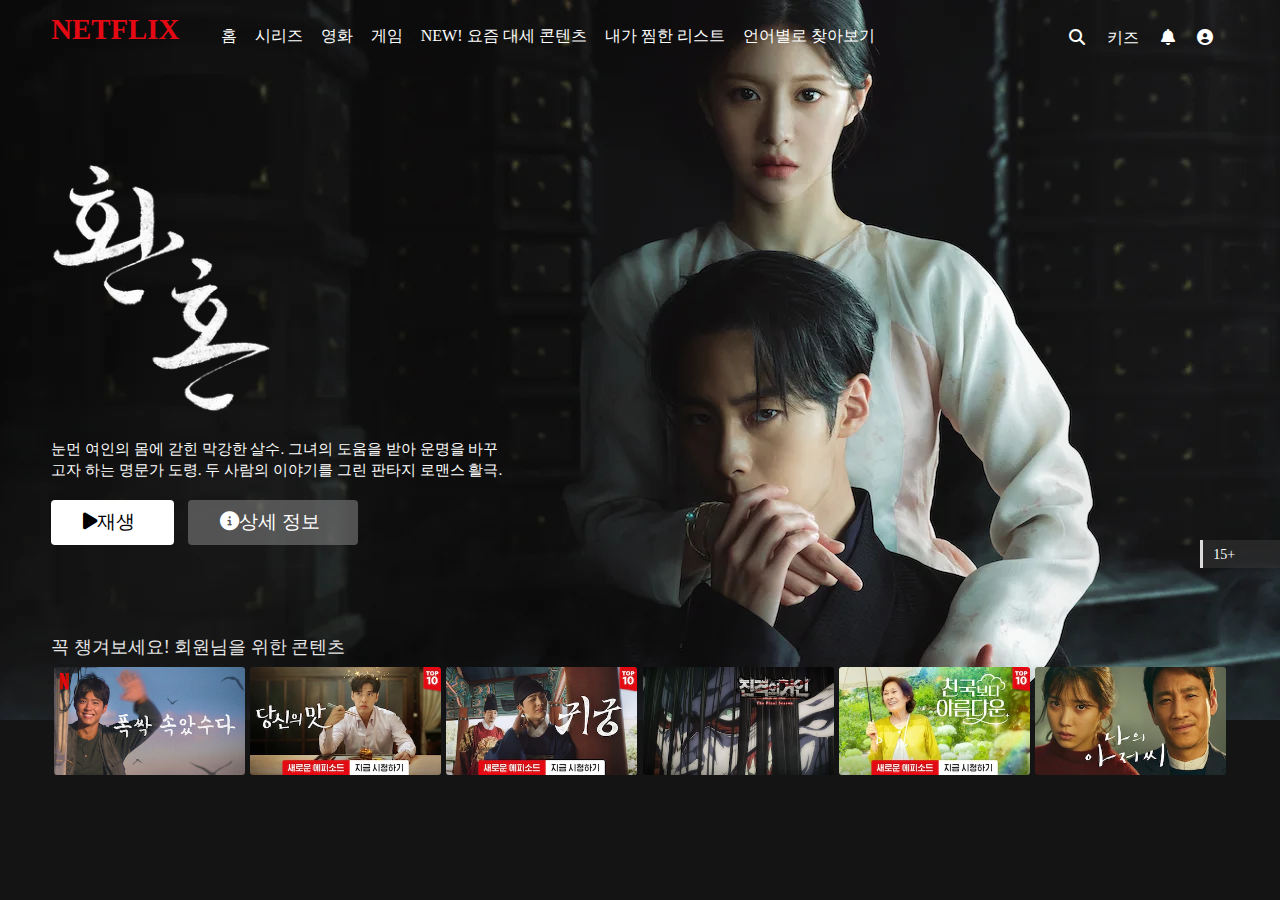
<file: index.html>
<!DOCTYPE html>
<html lang="en">
<head>
    <meta charset="UTF-8">
    <meta name="viewport" content="width=device-width, initial-scale=1.0">
    <link rel="stylesheet" href="style.css">
    <link rel="icon" href="IMG/nficon.ico">
    <title>홈 - 넷플릭스</title>
    <link rel="stylesheet" href="https://cdnjs.cloudflare.com/ajax/libs/font-awesome/6.5.0/css/all.min.css">
</head>
<body>
  <div class="home">
    <img src="IMG/환혼.webp" alt="환혼">
    <div class="overlay">
      <div class="header">
        <div class="logo">
          <a href="https://www.netflix.com/browse">NETFLIX</a>
        </div>
        <div class="nav">
          <div class="nav-item">홈</div>
          <div class="nav-item">시리즈</div>
          <div class="nav-item">영화</div>
          <div class="nav-item">게임</div>
          <div class="nav-item">NEW! 요즘 대세 콘텐츠</div>
          <div class="nav-item">내가 찜한 리스트</div>
          <div class="nav-item">언어별로 찾아보기</div>
        </div>
        <div class="menu">
          <div class="menu-item"><i class="fa-solid fa-magnifying-glass"></i></div>
          <div class="menu-item">키즈</div>
          <div class="menu-item"><i class="fa-solid fa-bell"></i></div>
          <div class="menu-item"><i class="fa-solid fa-circle-user"></i></div>
        </div>
      </div>
      <div class="banner">
        <div class="title">
          <img class="title-logo" src="IMG/환혼 제목.webp" alt="환혼">
        </div>
        <div class="description">
          눈먼 여인의 몸에 갇힌 막강한 살수. 그녀의 도움을 받아 운명을 바꾸고자 하는 명문가 도령. 두 사람의 이야기를 그린 판타지 로맨스 활극.
        </div>
        <div class="button">
          <button class="white-button"><i class="fa-solid fa-play"></i>재생</button>
          <button class="gray-button"><i class="fa-solid fa-circle-info"></i>상세 정보</button>
        </div>
        <div class="extra">
          <span class="years">15+</span>
        </div>
      </div>
      <div class="category-list">
        <div class="category">
          <div class="content">꼭 챙겨보세요! 회원님을 위한 콘텐츠</div>
          <div class="list">
            <div class="movie">
              <img src="IMG/폭싹 속았수다.jpg" alt="폭싹 속았수다">
            </div>
            <div class="movie">
              <img src="IMG/당신의 맛.webp" alt="당신의 맛">
            </div>
            <div class="movie">
              <img src="IMG/귀궁.webp" alt="귀궁">
            </div>
            <div class="movie">
              <img src="IMG/진격의 거인.webp" alt="진격의 거인">
            </div>
            <div class="movie">
              <img src="IMG/천국보다 아름다운.webp" alt="천국보다 아름다운">
            </div>
            <div class="movie">
              <img src="IMG/나의 아저씨.webp" alt="나의 아저씨">
            </div>
          </div>
        </div>
      </div>
    </div>
  </div>
</body>
</html>
</file>
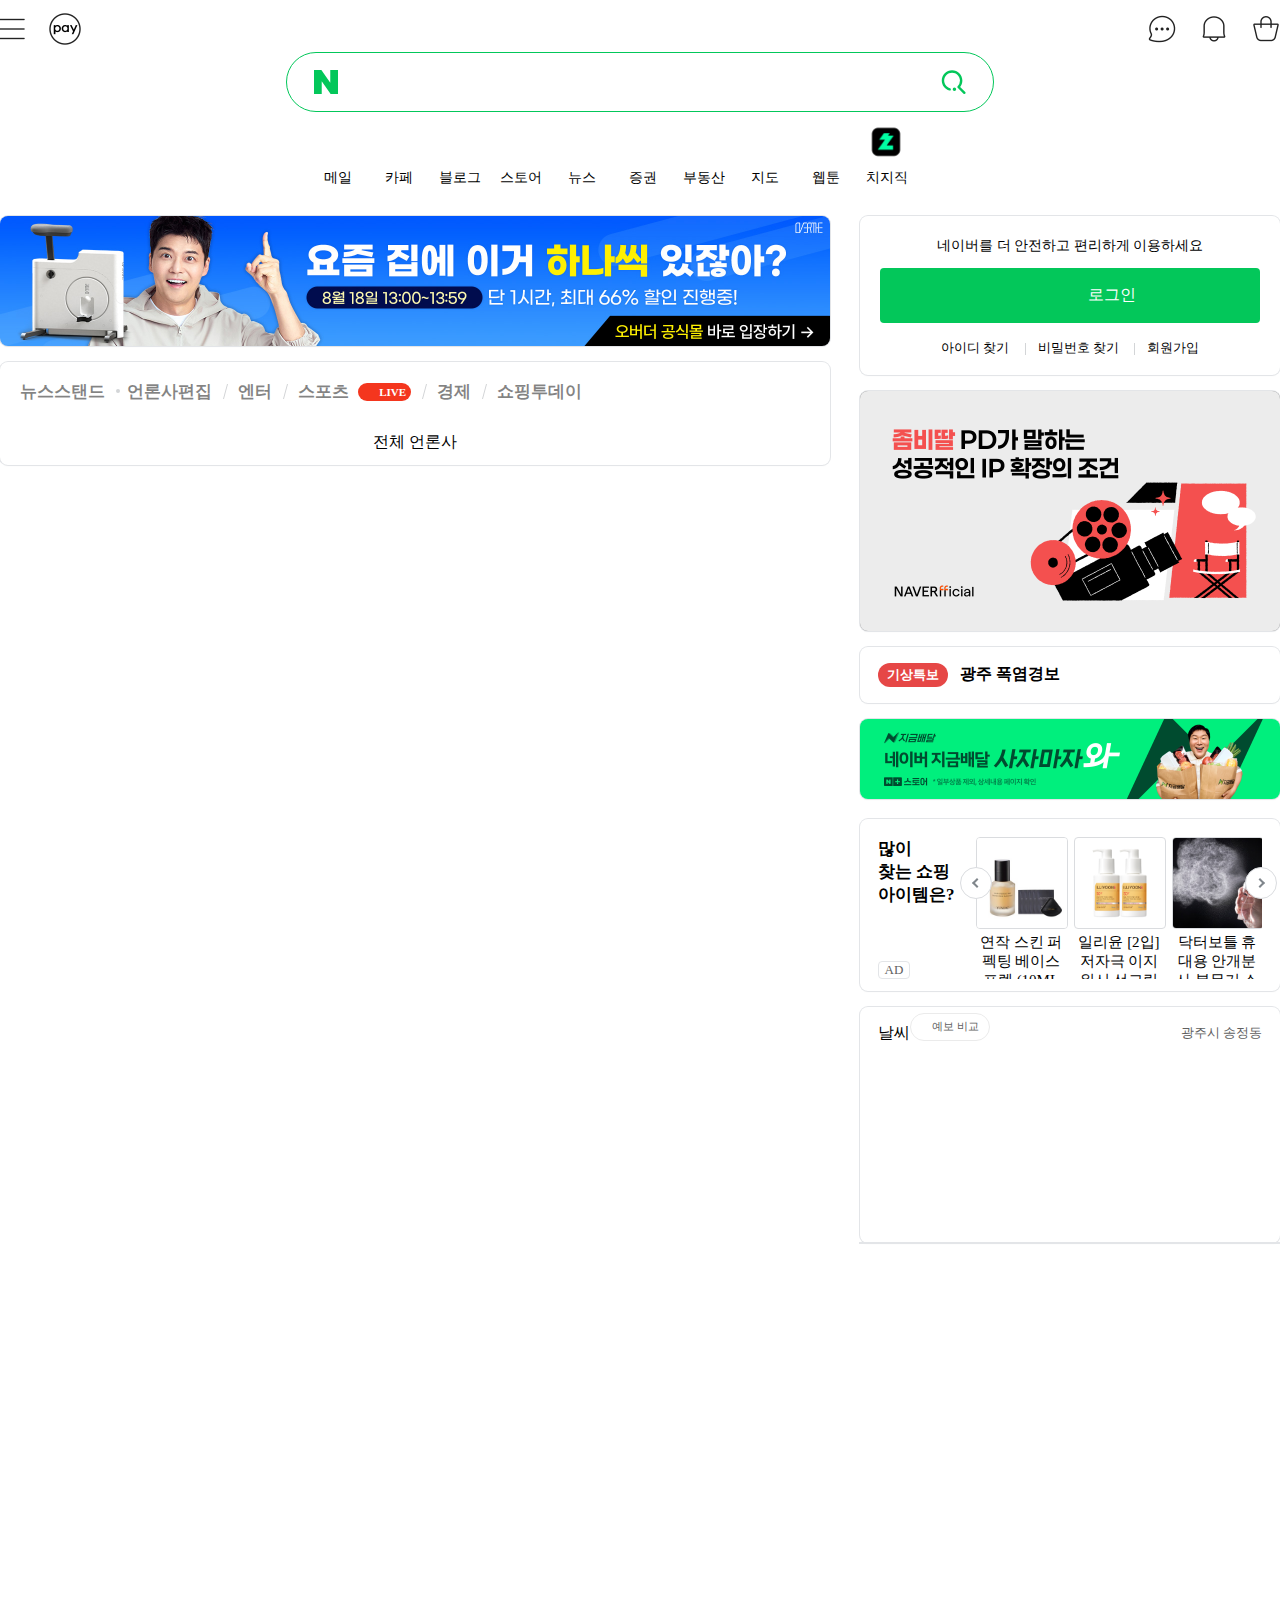
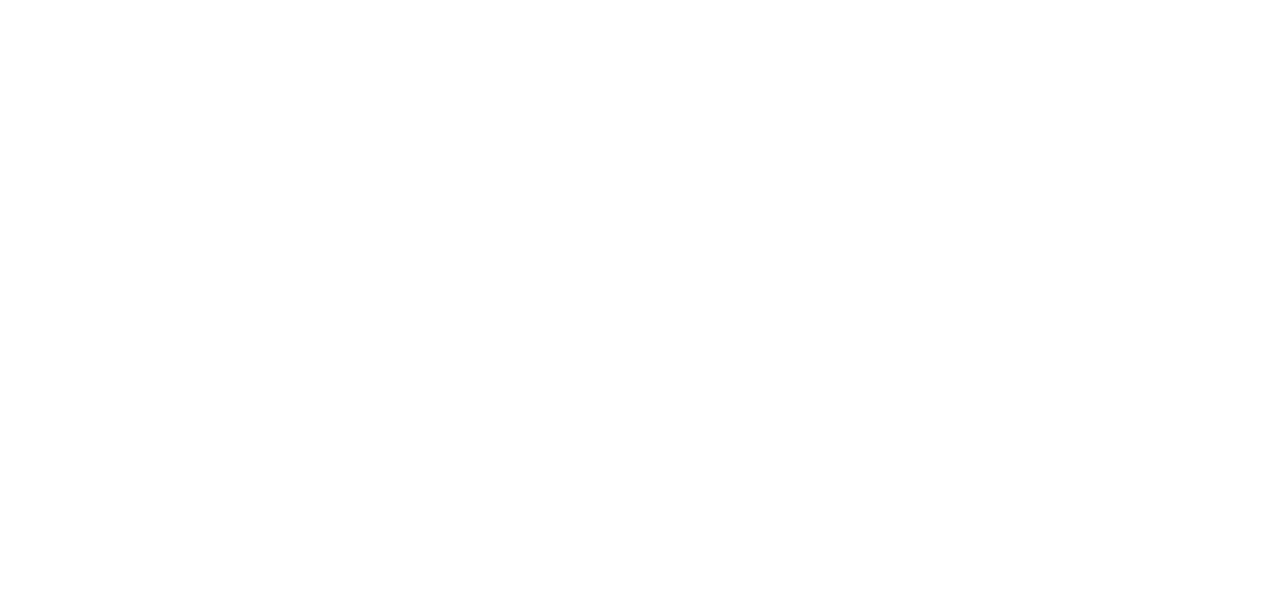
<file: Naver/index.html>
<!DOCTYPE html>
<html lang="ko">
<head>
  <meta charset="UTF-8">
  <meta name="viewport" content="width=device-width, initial-scale=1.0">
  <link rel="stylesheet" href="style.css">
  <link rel="icon" href="IMG/favicon.ico">
  <title>NAVER</title>
</head>
<body>
  <div id="warp">
    <div id="warp-center">
      <div class="header">

        <button id="header-hamburger">
          <div></div>
          <span class="blind">확장 영역</span>
        </button>

        <button id="header-naverPay">
          <div></div>
          <span class="blind">네이버 페이</span>
        </button>

        <button id="header-naverTalk">
          <div></div>
          <span class="blind">네이버 톡</span>
        </button>

        <button id="header-notice">
          <div></div>
          <span class="blind">알림</span>
        </button>

        <button id="header-shoppingCart">
          <div></div>
          <span class="blind">장바구니</span>
        </button>

      </div>
      <div id="search">
        <form action="">
          <a id="search-svg" href="https://www.naver.com/">
            <svg viewBox="0 0 24 24" fill="none" xmlns="http://www.w3.org/2000/svg"><path d="M16.273 12.845 7.376 0H0v24h7.727V11.155L16.624 24H24V0h-7.727v12.845z"></path></svg>
          </a>
          <label for="search-input" class="blind">검색어 입력</label>
          <input id="search-input" type="text" placeholder="검색어를 입력해 주세요.">

          <div id="search-right">
            <button href="#" id="search-keyboard">
              <span class="blind">입력 도구</span>
            </button>
            <button href="#" id="search-recent">
              <span class="blind">자동 완성 / 최근 검색어 펼치기</span>
            </button>
            <button id="search-button">
              <svg id="search-btn" viewBox="0 0 50 50" xmlns="http://www.w3.org/2000/svg" style="fill: #03c75a;"> <path d="M22.13.5c11.378 0 20.632 9.256 20.632 20.63 0 4.699-1.566 9.155-4.439 12.782l10.164 10.165a2.41 2.41 0 0 1-1.706 4.115 2.412 2.412 0 0 1-1.706-.705L33.31 35.719a2.41 2.41 0 0 1 0-3.41 15.71 15.71 0 0 0 4.628-11.178c0-8.718-7.09-15.808-15.807-15.808-8.718 0-15.808 7.09-15.808 15.808 0 7.15 4.817 13.43 11.714 15.273a2.41 2.41 0 0 1 1.705 2.954 2.41 2.41 0 0 1-2.95 1.705C7.788 38.658 1.5 30.46 1.5 21.131 1.5 9.756 10.756.5 22.13.5zm4.716 34.746a3.483 3.483 0 1 1 0 6.966 3.483 3.483 0 0 1 0-6.966z"></path> </svg>
              <div><span class="blind">검색</span></div>
            </button>
          </div>
        </form> 
      </div>

      <nav>
        <ul>
          <li>
            <a href="">
              <div></div>
              <span>메일</span>
            </a>
          </li>

          <li>
            <a href="">
              <div></div>
              <span>카페</span>
            </a>
          </li>

          <li>
            <a href="">
              <div></div>
              <span>블로그</span>
            </a>
          </li>

          <li>
            <a href="">
              <div></div>
              <span>스토어</span>
            </a>
          </li>

          <li>
            <a href="">
              <div></div>
              <span>뉴스</span>
            </a>
          </li>

          <li>
            <a href="">
              <div></div>
              <span>증권</span>
            </a>
          </li>

          <li>
            <a href="">
              <div></div>
              <span>부동산</span>
            </a>
          </li>

          <li>
            <a href="">
              <div></div>
              <span>지도</span>
            </a>
          </li>

          <li>
            <a href="">
              <div></div>
              <span>웹툰</span>
            </a>
          </li>

          <li id="service">
            <a href="">
              <div></div>
              <span>치지직</span>
            </a>
          </li>

          <li>
            <a href="">
              <div></div>
              <span class="blind">더보기</span>
            </a>
          </li>
        </ul>
      </nav>

      <main>
        <div id="main-left">
          <aside class="main-left-ad"><img class="main-left-ad" src="IMG/main-left-ad.jpg" alt=""></aside>
          <section id="main-newstand">
            <div id="content-header">
              <ul style="display: flex;">
                <li>
                  <a href="#">뉴스스탠드</a>
                  <a id="content-header-text" href="#">언론사편집</a>
                </li>

                <li class="content-header-tab">
                  <a href="#">엔터</a>
                </li>

                <li class="content-header-tab">
                  <a href="#">스포츠
                    <span id="content-header-tabLive">LIVE</span>
                  </a>
                </li>

                <li class="content-header-tab">
                  <a href="#">경제</a>
                </li>

                <li class="content-header-tab">
                  <a href="#">쇼핑투데이</a>
                </li>
              </ul>
            </div>
            <div id="content-header-sub">
              <a href="#" id="btn-module">전체 언론사
                <i id="module-icon"></i>
              </a>
            </div>


          </section>
          <section id="main-shopping"></section>
        </div>

        <div id="main-right">
          <section id="main-login">
            <div id="login-MyView">
              <p>네이버를 더 안전하고 편리하게 이용하세요</p>
              <a id="login-box" href="로그인 창 링크">
                <i></i>
                로그인
              </a>
            </div>
            <div id="login-bottom">
              <a href="아이디 찾기 링크">아이디 찾기</a>
              <a id="FindPw" href="비밀번호 찾기 링크">비밀번호 찾기</a>
              <a id="signUp" href="회원가입 링크">회원가입</a>
            </div>
          </section>
          <aside class="main-right-ad"><img class="main-right-ad" src="IMG/main-right-ad.png" alt=""></aside>
          <section id="main-issue">
            <div>
              <a href="#">
                <span id="IssueBanner-tag">기상특보</span>
                <span id="IssueBanner-text">광주 폭염경보</span>
              </a>
            </div>
          </section>
          <section><img class="main-right-banner-ad" src="IMG/main-right-bannerAd.png" alt=""></section>
          <section id="main-right-content-ad">
            <div id="shoppingView">
              <div id="shoppingView-header-group">
                <div id="shoppingView-header-title-box">
                  <span>많이</span>
                  <span>찾는 쇼핑</span>
                  <span>아이템은?</span>
                </div>

                <a href="#" id="shoppingView-tagAd">AD</a>
              </div>
              <div id="shoppingView-shopping-group">
                <ul id="shoppingView-itemList">
                  <li>
                    <a href="https://brand.naver.com/yunjac/products/5106291287?n_media=662393&n_rank=1&n_ad_group=grp-a001-02-000000052290572&n_ad=nad-a001-02-000000396491129&n_campaign_type=2&n_mall_id=ncp_1o0i0o_01&n_mall_pid=5106291287&n_ad_group_type=2&n_match=3&NaPm=ct%3Dmejq4001%7Cci%3DER6fd65780%2D7da1%2D11f0%2Db993%2D32dbb462cb7c%7Ctr%3Dpla%7Chk%3D7cfaa2132190c13f00382ecf23eae74a14bb9743%7Cnacn%3Dc9Q6BwABf5IqA">
                      <img src="IMG/shoppingView-item1.jpeg" alt="">
                    </a>
                    <div class="shoppingView-titleBox">
                      <a href="https://brand.naver.com/yunjac/products/5106291287?n_media=662393&n_rank=1&n_ad_group=grp-a001-02-000000052290572&n_ad=nad-a001-02-000000396491129&n_campaign_type=2&n_mall_id=ncp_1o0i0o_01&n_mall_pid=5106291287&n_ad_group_type=2&n_match=3&NaPm=ct%3Dmejq4001%7Cci%3DER6fd65780%2D7da1%2D11f0%2Db993%2D32dbb462cb7c%7Ctr%3Dpla%7Chk%3D7cfaa2132190c13f00382ecf23eae74a14bb9743%7Cnacn%3Dc9Q6BwABf5IqA">
                        <p class="shoppingView-title">연작 스킨 퍼펙팅 베이스프렙 (10ML 증정) </p>
                      </a>
                    </div>
                  </li>

                  <li style="margin-left: 8px;">
                    <a href="https://www.amoremall.com/kr/ko/product/detail?onlineProdSn=66105&utm_source=naver&utm_medium=sa&utm_campaign=ao_naver_shopping&utm_content=illiyoon&n_media=662393&n_rank=2&n_ad_group=grp-a001-02-000000026223638&n_ad=nad-a001-02-000000399235835&n_campaign_type=2&n_mall_id=apmall&n_mall_pid=111270100718&n_ad_group_type=2&n_match=3&NaPm=ct%3Dmejq8jfd%7Cci%3DERee1474a4-7da1-11f0-b149-3e7b8ce07d41%7Ctr%3Dpla%7Chk%3D35a5160dfbf3f94d885443d80b8d82cff5fae05a%7Cnacn%3Dc9Q6BwABf5IqA&onlineProdCode=111270100718">
                      <img src="IMG/shoppingView-item2.png" alt="">
                    </a>
                    <div class="shoppingView-titleBox">
                      <a href="https://www.amoremall.com/kr/ko/product/detail?onlineProdSn=66105&utm_source=naver&utm_medium=sa&utm_campaign=ao_naver_shopping&utm_content=illiyoon&n_media=662393&n_rank=2&n_ad_group=grp-a001-02-000000026223638&n_ad=nad-a001-02-000000399235835&n_campaign_type=2&n_mall_id=apmall&n_mall_pid=111270100718&n_ad_group_type=2&n_match=3&NaPm=ct%3Dmejq8jfd%7Cci%3DERee1474a4-7da1-11f0-b149-3e7b8ce07d41%7Ctr%3Dpla%7Chk%3D35a5160dfbf3f94d885443d80b8d82cff5fae05a%7Cnacn%3Dc9Q6BwABf5IqA&onlineProdCode=111270100718">
                        <p class="shoppingView-title">일리윤 [2입] 저자극 이지워시 선크림 SPF50+/PA++++</p>
                      </a>
                    </div>
                  </li>

                  <li style="margin-left: 8px;">
                    <a href="https://smartstore.naver.com/iple/products/9873434629?protect_uid=i557&n_final_url=https%3A%2F%2Fsmartstore.naver.com%2Fmain%2Fproducts%2F9873434629&n_campaign=cmp-a001-02-000000009634231&n_ad_group=grp-a001-02-000000052855350&n_media=662393&n_ad=nad-a001-02-000000400881457&n_ad_extension=&n_keyword=&n_keyword_id=&n_query=&n_match=3&n_network=contents&n_rank=3&n_campaign_type=2&n_ad_group_type=2&n_mall_id=bottle&n_mall_pid=9873434629&NaPm=ct%3Dmejqaowj%7Cci%3DER29edce95%2D7da2%2D11f0%2D922a%2Dc6bc4b2cd0a8%7Ctr%3Dpla%7Chk%3Da5558df733cc115456ae304c66a8ef15a3428f67%7Cnacn%3DeAGADgBCqaiGA">
                      <img src="IMG/shoppingView-item3.jpeg" alt="">
                    </a>
                    <div class="shoppingView-titleBox">
                      <a href="https://smartstore.naver.com/iple/products/9873434629?protect_uid=i557&n_final_url=https%3A%2F%2Fsmartstore.naver.com%2Fmain%2Fproducts%2F9873434629&n_campaign=cmp-a001-02-000000009634231&n_ad_group=grp-a001-02-000000052855350&n_media=662393&n_ad=nad-a001-02-000000400881457&n_ad_extension=&n_keyword=&n_keyword_id=&n_query=&n_match=3&n_network=contents&n_rank=3&n_campaign_type=2&n_ad_group_type=2&n_mall_id=bottle&n_mall_pid=9873434629&NaPm=ct%3Dmejqctty%7Cci%3DER655aaa8f%2D7da2%2D11f0%2Dab9c%2Dbec9347f83f7%7Ctr%3Dpla%7Chk%3D80fe59c0b52d17852766a082f5a268f9ac1a3f44%7Cnacn%3DeAGADgBCqaiGA">
                        <p class="shoppingView-title">닥터보틀 휴대용 안개분사 분무기 스프레이 울트라 미스트 공병 100ml</p>
                      </a>
                    </div>
                  </li>
                </ul>
                <div id="pagination">
                  <button id="pagination-btn1">
                    <span id="pagination-btn1-icon"></span>
                  </button>
                  <button id="pagination-btn2">
                    <span id="pagination-btn2-icon"></span>
                  </button>
                </div>
              </div>
            </div>
          </section>
          <section id="main-weather">
            <div id="DailyBoard">
              <a href="https://weather.naver.com/">날씨</a>
              <a id="DailyBoard-link" href="https://weather.naver.com/compare/05200101">예보 비교</a>
              <span style="font-size: 13px; margin-left: auto; color: var(--color_caption2);">광주시 송정동</span>
            </div>
          </section>
          <section id="main-stock"></section>
        </div>
      </main>
    </div>
  </div>
</body>
</html>
</file>
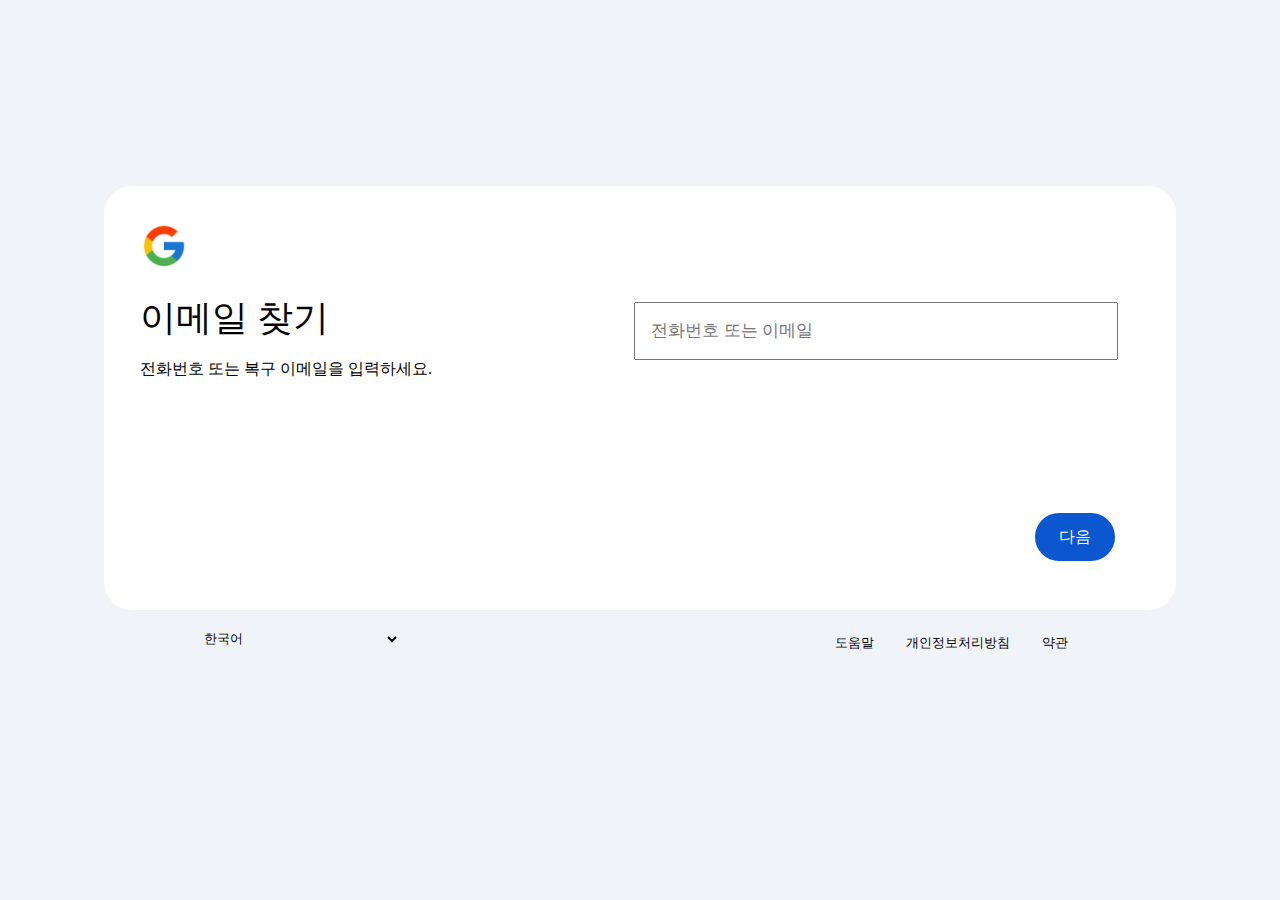
<file: email/email.html>
<!DOCTYPE html>
<html lang="en">
<head>
  <meta charset="UTF-8">
  <meta name="viewport" content="width=device-width, initial-scale=1.0">
  <link rel="stylesheet" href="email.css">
  <link rel="icon" href="../IMG/favicon.ico">
  <title>로그인 - Google 계정</title>
</head>
<body>
  <div class="main-container">
    <div class="container">
      <div class="group">
        <div class="left">
          <div class="logo-area">
            <img id="icon" src="../IMG/google-logo.png" alt="google">
          </div>
          <div class="email-area">
            <span id="emailFind">이메일 찾기</span>
          </div>
          <div id="text">
            전화번호 또는 복구 이메일을 입력하세요.
          </div>
        </div>
        <div class="right">
          <div class="email-box">
            <input type="email" class="email" placeholder="전화번호 또는 이메일">
          </div>
        </div>
        <div class="low">
          <div class="low-container">
            <div class="next">
              <button class="next-button">
                <span id="next">다음</span>
              </button>
            </div>
          </div>
        </div>
      </div>
    </div>
    <footer>
      <div class="language">
        <select id="language-box">
          <option value="ko">한국어</option>
          <option value="en">English</option>
          <option value="ja">日本語</option>
        </select>
      </div>
      <div class="menu">
        <a href="https://support.google.com/accounts?hl=ko&visit_id=638846503401467080-1353178583&rd=2&p=account_iph#topic=3382296">
          <input type="button" id="help" value="도움말">
        </a>
        <a href="https://policies.google.com/privacy?gl=KR&hl=ko">
          <input type="button" id="alone" value="개인정보처리방침">
        </a>
        <a href="https://policies.google.com/terms?gl=KR&hl=ko">
          <input type="button" id="ToU" value="약관">
        </a>
      </div>
    </footer>
  </div>
  <script src="../SCRIPT/email.js"></script>
</body>
</html>
</file>
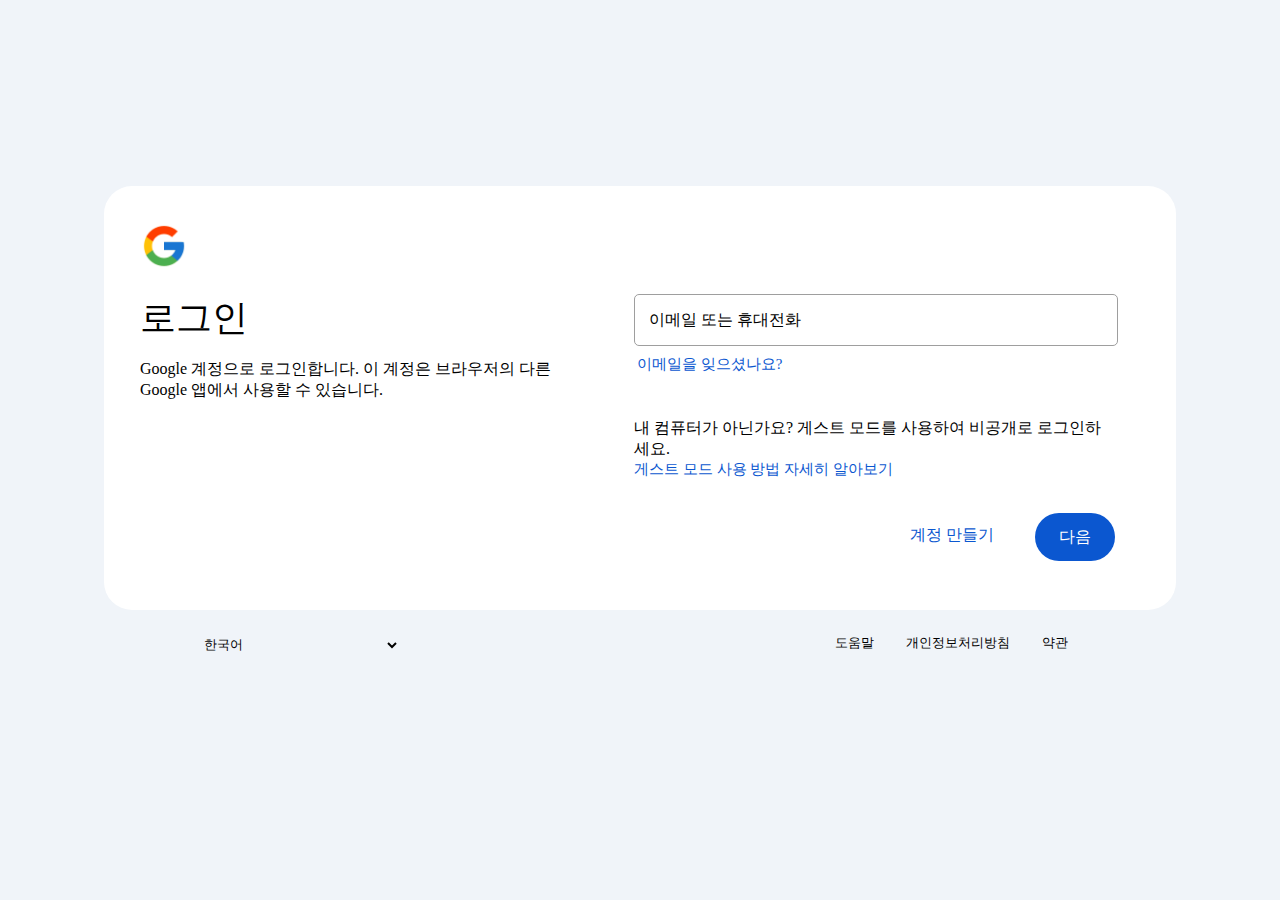
<file: MAIN/main.html>
<!DOCTYPE html>
<html lang="ko">
<head>
    <meta charset="UTF-8">
    <meta name="viewport" content="width=device-width, initial-scale=1.0">
    <link rel="stylesheet" href="main.css">
    <link rel="icon" href="../IMG/favicon.ico">
    <title>로그인 - Google 계정</title>
</head>
<body>
  <div class="main-contaniar">
    <div class="container">
      <div class="group">
        <div class="left">
          <div class="logoarea">
            <img id="icon" src="../IMG/google-logo.png" alt="google-logo">
          </div>
          <div class="loginarea">
            <span id="login" data-i18n="login" >로그인</span>
          </div>
          <div id="description">
            <p id="description">Google 계정으로 로그인합니다. 이 계정은 브라우저의 다른 Google 앱에서 사용할 수 있습니다.</p>
          </div>
        </div>
        <div class="right">
          <!-- 이메일 적는 거 -->
          <div class="input-email">
            <input required="" type="text" name="text" autocomplete="off" class="email">
            <label class="emailLabel">이메일 또는 휴대전화</label>
          </div>
          <div id="emailForgot">
            <a id="emforgot" href="../EMAIL/email.html">이메일을 잊으셨나요?</a>
          </div>
          <div class="imformation">
            <p id="text">내 컴퓨터가 아닌가요? 게스트 모드를 사용하여 비공개로 로그인하세요.</p>
            <a class="hyper" href="https://support.google.com/chrome/answer/6130773?hl=ko">게스트 모드 사용 방법 자세히 알아보기</a>
          </div>
        </div>
        <div class="low">
          <div class="low-container">
            <div class="next">
              <button class="next-button">
                <span id="next">다음</span>
              </button>
            </div>
            <div class="make">
              <button class="make-button">
                <span id="make">계정 만들기</span>
              </button>
              <div class="make-content">
                <a>개인용</a>
                <a>자녀 계정</a>
                <a>직장 또는 비지니스용</a>
              </div>
            </div>
          </div>
        </div>
      </div>
    </div>
    <footer>
      <div class="language">
        <select id="language-box">
          <option value="ko">한국어</option>
          <option value="en">English</option>
          <option value="ja">日本語</option>
        </select>
      </div>
      <div class="menu">
        <a href="https://support.google.com/accounts?hl=ko&visit_id=638846503401467080-1353178583&rd=2&p=account_iph#topic=3382296">
          <input type="button" id="help" value="도움말">
        </a>
        <a href="https://policies.google.com/privacy?gl=KR&hl=ko">
          <input type="button" id="alone" value="개인정보처리방침">
        </a>
        <a href="https://policies.google.com/terms?gl=KR&hl=ko">
          <input type="button" id="ToU" value="약관">
        </a>
      </div>
    </footer>
  </div>
  <script src="../SCRIPT/main.js"></script>
</body>
</html>
</file>
<file: style.css>
body {
    background-color: #141414;
    margin: 0px;
    overflow: hidden;
}

.home {
    position: relative;
    background-color: #141414;
}

img {
    width: 100%;
}

.overlay {
    position: absolute;
    top: 0;
    left: 0;
    width: calc(100% - 8%); /* 함수 */
    padding: 1% 4%;
}

.header {
    display: flex;
}

.logo {
    margin-right: 2%;
    font-size: 1.8em;
    font-weight: 900;
}

a {
    text-decoration: none;
    color: #e50914;
}

.nav {
    color: white;
    display: flex;
    line-height: 45px;
}

.nav-item {
    margin-left: 18px;
}

.menu {
    color: white;
    display: flex;
    margin-left: auto;
    line-height: 45px;
}

.menu-item {
    margin-right: 10px;
    padding: 2px 6px 3px;
}

.banner {
    color: white;
}

.title-logo {
    transform-origin: bottom left;
    width: 100%;
    width: 580px;
    height: 250px;
    margin-top: 100px;
    margin-bottom: 1.2vw;
}

.description {
    margin: 0.5vw 0 0;
    width: 39%;
    font-size: 1.2vw;
    line-height: normal;
}

button {
    margin-top: 1.5vw;
    border: 0;
}

.white-button {
    color: black;
    background-color: white;
    padding: 0.6rem 2.4rem 0.6rem 2rem;
    margin-right: 10px;
    border-radius: 4px;
    font-weight: 500;
    font-size: 1.2rem;
}

.gray-button {
    color: white;
    background-color: rgba(109, 109, 110, 0.7);
    padding: 0.6rem 2.4rem 0.6rem 2rem;
    margin-right: 10px;
    border-radius: 4px;
    font-weight: 500;
    font-size: 1.2rem;
}

.extra {
    position: absolute;
    right: 0;
}

.years {
    background-color: rgba(51, 51, 51, .6);
    border: 3px #dcdcdc;
    border-left-style: solid;
    font-size: 1.1vw;
    padding: 0.5vw 3.5vw 0.5vw 0.8vw;
    height: 2.4vw;
}

.category-list {
    margin: 7vw 0;
}

.content {
    color: #e5e5e5;
    font-weight: 500;
    margin-bottom: 0.5em;
    font-size: 1.4vw;
}

.list {
    display: flex;
}

.movie {
    width: 100%;
    width: 250px;
    padding: 0 0.2vw;
}
/* 마우스 가져다 되면 나타나는 거 */
.movie:hover {
    transform: scale(1.5);
    transition: .1s;
    transition-delay: 1s;
}

.movie img {
    border-radius: 3px;
}
</file>
<file: Naver/style.css>
:root {
  --color_title: #080808;
  --color_title_rgb: 8, 8, 8;
  --color_body: #101010;
  --color_body_rgb: 16, 16, 16;
  --color_caption1: #404040;
  --color_caption1_rgb: 64, 64, 64;
  --color_caption2: #606060;
  --color_caption2_rgb: 96, 96, 96;
  --color_caption3: #555558;
  --color_caption3_rgb: 85, 85, 88;
  --color_search: #000;
  --color_search_rgb: 0, 0, 0;
  --color_border_out: #e3e5e8;
  --color_border_out_rgb: 227, 229, 232;
  --color_border_in: #ebebeb;
  --color_border_in_rgb: 235, 235, 235;
  --color_border_in_divider: #ebebeb;
  --color_border_in_divider_rgb: 235, 235, 235;
  --color_border_in_exception: #ebebeb;
  --color_border_in_exception_rgb: 235, 235, 235;
  --color_button_border: #dadcdf;
  --color_button_border_rgb: 218, 220, 223;
  --color_dot_divider: #d3d5d7;
  --color_dot_divider_rgb: 211, 213, 215;
  --color_block_bg: #fff;
  --color_block_bg_rgb: 255, 255, 255;
  --color_board_bg: #f4f6fa;
  --color_board_bg_rgb: 244, 246, 250;
  --color_option_bg: #f5f7f8;
  --color_option_bg_rgb: 245, 247, 248;
  --color_login_bg: #fafbfb;
  --color_login_bg_rgb: 250, 251, 251;
  --color_menu_widget_bg: #fff;
  --color_menu_widget_bg_rgb: 255, 255, 255;
  --color_setting_bg: #fff;
  --color_setting_bg_rgb: 255, 255, 255;
  --color_button1_bg: #fff;
  --color_button1_bg_rgb: 255, 255, 255;
  --color_button2_bg: #fff;
  --color_button2_bg_rgb: 255, 255, 255;
  --color_news: #3a67ea;
  --color_news_rgb: 58, 103, 234;
  --color_news_econ_stay: #909aab;
  --color_news_econ_stay_rgb: 144, 154, 171;
  --color_news_econ_down: #4f67d6;
  --color_news_econ_down_rgb: 79, 103, 214;
  --color_live_news_price: #f4361e;
  --color_live_news_price_rgb: 244, 54, 30;
  --color_enter: #e538e2;
  --color_enter_rgb: 229, 56, 226;
  --color_enter_bg: #f2f1fb;
  --color_enter_bg_rgb: 242, 241, 251;
  --color_sports: #1f65ef;
  --color_sports_rgb: 31, 101, 239;
  --color_sports_bg: #f4f7fe;
  --color_sports_bg_rgb: 244, 247, 254;
  --color_econ: #008f76;
  --color_econ_rgb: 0, 143, 118;
  --color_calendar: #eb5b5b;
  --color_calendar_rgb: 235, 91, 91;
  --color_dic: #031f5f;
  --color_dic_rgb: 3, 31, 95;
  --color_shop: #9858f5;
  --color_shop_rgb: 152, 88, 245;
}

html, body, form, ul, p {
  margin: 0;
  padding: 0;
  list-style: none;
}

a {
  color: inherit;
  text-decoration: none;
}

#warp {
  text-align: center;
}

#warp-center {
  width: 1280px;
  display: inline-block;
}

.header{
  position: relative;
  text-align: left;
  height: 52px;
}

#header-naverPay, #header-naverTalk,
#header-notice, #header-shoppingCart,
#header-hamburger {
  position: absolute;
  top: 5px;
  padding: 8px;
  display: inline-block;
  background: none;
  border: none;
  cursor: pointer;
}

#header-hamburger {
  left: -12px;
}

#header-naverPay {
  left: 41px;
}

#header-naverTalk {
  right: 94px;
}

#header-notice {
  right: 42px;
}

#header-shoppingCart {
  right: -10px;
}

#header-naverPay:hover::before,
#header-naverTalk:hover::before,
#header-notice:hover::before,
#header-shoppingCart:hover::before,
#header-hamburger:hover::before {
  position: absolute;
  content: '';
  left: 2px;
  top: 2px;
  width: 44px;
  height: 44px;
  background-color: var(--color_option_bg);
  border-radius: 50%;
  z-index: 0;
}

#header-naverPay > div, #header-naverTalk > div,
#header-notice > div, #header-shoppingCart > div,
#header-hamburger > div {
  background-image: url(IMG/naver-icon.png);
  background-size: 468px 456px;
  background-repeat: no-repeat;
  width: 32px;
  height: 32px;
  position: relative;
  z-index: 1;
}

#header-hamburger > div {
  background-position: -311px -151px;
}

#header-naverPay > div {
  background-position: 0px -318px;
}

#header-naverTalk > div {
  background-position: -132px -318px;
}

#header-notice > div{
  background-position: -311px -217px;
}

#header-shoppingCart > div {
  background-position: -66px -318px;
}


main {
  height: 2000px;
}

.blind {
  position: absolute;
  clip: rect(0 0 0 0);
  width: 1px;
  height: 1px;
  margin: -1px;
  overflow: hidden;
}

#search > form {
  display: inline-flex;
  width: 706px;
  height: 58px;
  border: 1px solid #03c75a;
  border-radius: 33px;
  text-align: left;
}

#search > form:hover {
  box-shadow: 0 2px 4px 0 rgba(0, 0, 0, .12);
}

#search-svg {
  display: inline-flex;
  justify-content: center;
  align-items: center;
  width: 58px;
  height: 100%;
  /* margin-right: 12px; */
  padding-left: 10px;
}

#search-svg svg {
  width: 24px;
  height: 24px;
  fill: #03c75a;
}

#search-input {
  width: 480px;
  margin-top: 3px;
  padding: 16px 0;
  font-size: 22px;
  line-height: 24px;
  font-weight: bold;
  border: none;
  outline: none;
}

input::placeholder {
  color: white;
}

#search-input:focus::placeholder {
  color: #e4e4e4;
  font-weight: 350;
}

#search-right {
  flex: 1;
  display: flex;
  align-items: stretch;
  justify-content: flex-end;
}

#search-keyboard, #search-recent,
#search-button {
  background-color: transparent;
  border: none;
  cursor: pointer;
}

#search-keyboard::before {
  content: "";
  display: block;
  background-image: url(https://pm.pstatic.net/resources/asset/sp_main.6bbd194f.png);    background-size: 468px 456px;
  background-position: -273px -279px;
  background-repeat: no-repeat;
  width: 24px;
  height: 14px;
}

#search-recent::before {
  content: "";
  display: block;
  background-image: url(https://pm.pstatic.net/resources/asset/sp_main.6bbd194f.png);
  background-size: 468px 456px;
  background-position: -344px -45px;
  background-repeat: no-repeat;
  width: 10px;
  height: 6px;
}

#search-keyboard:hover::before {
  background-image: url(https://pm.pstatic.net/resources/asset/sp_main.6bbd194f.png);
  background-size: 468px 456px;
  background-position: -248px -279px;
  background-repeat: no-repeat;
  width: 24px;
  height: 14px;
}

#search-button {
  padding: 0;
}

#search-btn {
  padding: 17px 27px 16px 10px;
  background-size: 468px 456px;
  background-position: -364px -106px;
  background-repeat: no-repeat;
  width: 25px;
  height: 25px; 
}

#service {
  position: relative;
  top: -2px;
}

nav {
  margin-top: 8px;

  ul {
  display: flex;
  list-style-type: none;
  justify-content: center;
  font-size: 0.9rem;
  line-height: 20px;
  padding: 0;
  }

  a {
    text-decoration: none;
    text-align: center;
  }

  a div {
    width: 40px;
    height: 40px;
    margin: 0 auto;
    position: relative;
    text-align: center;
  }

  a div::after {
    position: relative;
    z-index: 1;
    content: '';
    margin: 2px;
    display: inline-block;
    background-image: url(https://pm.pstatic.net/resources/asset/sp_main.6bbd194f.png);
    background-size: 468px 456px;
    background-repeat: no-repeat;
    width: 40px;
    height: 40px;
  }

  a:visited {
    color: black;
  }

  li {
    width: 57px;
    margin-left: 4px;
  }

  /* nth-of-child() 서로 다른 태그를 구분하지 않는 것*/
  /* nth-of-type() 서로 구분하는 것 */
  li:nth-of-type(1) {
    margin-left: 0;
  }

  li a div::before {
    content: "";
    display: block;
    position: absolute;
    top: -1px;
    left: -3px;
    background-image: url(https://pm.pstatic.net/resources/asset/sp_main.6bbd194f.png);
    background-size: 468px 456px;
    background-position: -153px -142px;
    background-repeat: no-repeat;
    width: 50px;
    height: 50px;
  }



  /* 입력창 밑에 있는 아이콘 */
  /* 메일 */
  li:nth-of-type(1) a div::after {
    background-position: -205px -219px;
  }

  /* 카페 */
  li:nth-of-type(2) a div::after {
    background-position: -41px -219px;
  }

  /* 블로그 */
  li:nth-of-type(3) a div::after {
    background-position: 0px -219px;
  }

  /* 스토어 */
  li:nth-of-type(4) a div::after {
    background-position: -41px -260px;
  }

  /* 뉴스 */
  li:nth-of-type(5) a div::after {
    background-position: -270px -205px;
  }

  /* 증권 */
  li:nth-of-type(6) a div::after {
    background-position: -123px -260px;
  }

  /* 부동산 */
  li:nth-of-type(7) a div::after {
    background-position: 0px -260px;
  }

  /* 지도 */
  li:nth-of-type(8) a div::after {
    background-position: -270px 0px;
  }

  /* 웹툰 */
  li:nth-of-type(9) a div::after {
    background-position: -164px -260px;
  }

  /* 치지직 */
  li:nth-of-type(10) a div::after{
    /* background-position: -366px -141px; */
    content: "";
    top: 5%;
    display: block; /* 또는 inline-block */
    background-image: url("IMG/치지직.png");
    background-size: cover; /* 또는 contain */
  }

  li:nth-of-type(10) a div {
    position: relative; /* ::after의 기준이 될 부모 */
  }

  /* 더보기 */
  li:nth-of-type(11) a div::after {
    background-position: -270px -164px;
  }

  li a div:hover::after {
    border-radius: 40%;
    /* box-shadow: 0 2px 7px 0 rgba(0, 0, 0, .12); */
    box-shadow: 0 6px 10px -4px rgba(0, 0, 0, 0.18);
  }

  /* 아이콘 아래 글씨 */
  li a span {
    display: inline-block;
    margin: 7px 0 0 5px;
  }
}

main {
  margin-top: 27px;
  display: flex;
}

#main-left {
  width: 830px;
  margin-right: 30px;
}

#main-newstand {
  border-radius: 8px;
  box-shadow: 0 0 0 1px #e3e5e8, 0 1px 2px 0 rgba(0, 0, 0, .04);
}

#content-header {
  padding: 18px 20px 17px;
}

#content-header ul li {
  display: inline-block;
}

#content-header-text::before {
  content: "";
  display: inline-block;
  width: 4px;
  height: 4px;
  background-color: #d3d5d7;
  background-color: var(--color_dot_divider);
  margin: 9px 7px 0;
  border-radius: 50%;
  vertical-align: top;
}

#content-header a {
  position: relative;
  display: inline-block;
  font-size: 17px;
  line-height: 23px;
  font-weight: 800;
  vertical-align: top;
  color: rgba(8, 8, 8, .5);
  -webkit-font-smoothing: antialiased;
}

.content-header-tab {
  padding-left: 26px;
  position: relative;
}

.content-header-tab::before {
  content: "";
  display: block;
  position: absolute;
  top: 4px;
  left: 13px;
  width: 1px;
  height: 15px;
  background-color: var(--color_dot_divider);
  transform: skewX(-15deg);
}

#content-header-tabLive {
  background-color: var(--color_live_news_price);
  display: inline-block;
  margin: 3px 0 0 5px;
  padding: 0 5px 0 4px;
  font-size: 11px;
  line-height: 18px;
  border-radius: 9px;
  vertical-align: top;
  color: #fff;
}

#content-header-tabLive::before {
  content: "";
  display: inline-block;
  background-image: url(https://pm.pstatic.net/resources/asset/sp_main.6bbd194f.png);
  background-size: 468px 456px;
  background-position: -271px -318px;
  background-repeat: no-repeat;
  width: 14px;
  height: 10px;
  margin: 4px 3px 0 0;
  vertical-align: top;
}

#content-header-sub {
  margin: 0 20px;
  padding: 12px 20px;
}

img[class$=ad] {
  /* 광고 넣을 곳 */
  background-color: gray;
  border-radius: 8px;
  box-shadow: 0 0 0 1px #e3e5e8, 0 1px 2px 0 rgba(0, 0, 0, .04);
}

/* 광고들 */
.main-left-ad {
  height: 130px;
  margin-bottom: 16px; 
}

.main-right-ad {
  height: 240px;
}

.main-right-banner-ad {
  height: 80px;
  
}



#main-right {
  width: 420px;

  #main-login {
    /* height: 164px; */
    margin-bottom: 16px;
    padding: 21px 20px 18px;
  }

  p {
    font-size: 14px;
  }

  #login-box {
    display: block;
    margin-top: 13px;
    padding: 17px 0;
    border-radius: 4px;
    background-color: #03c75a;
    text-decoration: none;
    color: white;
  }

  i {
    background-image: url(https://pm.pstatic.net/resources/asset/sp_main.6bbd194f.png);
    background-size: 468px 456px;
    background-position: -130px -301px;
    background-repeat: no-repeat;
    width: 72px;
    height: 14px;
    display: inline-block;
    margin: 5.5px 8px 0 0;
    vertical-align: top;
  };

  #login-bottom {
    width: 380px;
    font-size: 13px;
  }

  /* #login-bottom a {
    display: inline-block;
  } */

  #FindPw::before, #signUp::before {
    content: "";
    display: inline-block;
    width: 1px;
    height: 12px;
    background-color: #d3d5d7;
    background-color: var(--color_dot_divider);
    margin: 4px 12px 0;
    vertical-align: top
  }

  section[id^=main] {
    box-shadow: 0 0 0 1px #e3e5e8, 0 1px 2px 0 rgba(0, 0, 0, .04);
    border-radius: 8px;
  }

  #main-newstand {
    height: 426px;
  }

  #content-header {
  padding: 18px 20px 17px;
  height: 58px;
  }

  #main-weather {
    height: 236px;
  }

  #main-issue,
  #main-right-content-ad,
  #main-weather,
  #login-bottom,
  .main-right-banner-ad {
    margin-top: 16px;
  }

  #main-issue {
    /* height: 56px; */
    padding: 8px 18px;
  }

  #main-issue div {
    padding: 8px 0;
    display: flex;
  }

  #IssueBanner-tag {
    display: inline-block;
    background-color: #e64746;
    color: #fff;
    margin-right: 8px;
    padding: 3px 9px;
    border-radius: 15px;
    font-size: 13px;
    font-weight: bold;
  }

  #IssueBanner-text {
    font-weight: bold;
  }

  #main-right-content-ad {
    height: 172px;
  }

  #shoppingView {
    display: flex;
    padding: 18px;
    overflow: hidden;
  }

  #shoppingView-header-group {
    width: 80px;
    margin-right: 18px;
    position: relative;
  }

  #shoppingView-header-title-box {
    line-height: 23px;
    font-size: 17px;
    font-weight: 600;
  }

  #shoppingView-header-title-box span {
    display: block;
    text-align: left;
  }

  #shoppingView-tagAd {
    position: absolute;
    left: 0;
    bottom: 0;
    color: var(--color_caption2);
    border: 1px solid var(--color_border_out);
    border-radius: 4px;
    width: 30px;
    font-size: 13px;
  }

  #shoppingView-shopping-group {
    display: flex;
  }

  #shoppingView-itemList {
    overflow: hidden;
  }

  #shoppingView-itemList li {
    float: left;
    width: 90px;
  }

  #shoppingView-itemList li a img {
    width: 90px;
    height: 90px;
    border-radius: 4px;
    border: 1px solid var(--color_button_border);
  }

  .shoppingView-title {
    display: -webkit-box;
    font-size: 15px;
    -webkit-box-orient: vertical;
  }

  .shoppingView-titleBox {
    height: 46px;
  }

  #pagination {
    position: relative;
  }

  #pagination button {
    position: absolute;
    background-color: var(--color_block_bg);
    width: 32px;
    height: 32px;
    border: 1px solid var(--color_button_border);
    border-radius: 50%;
    bottom: 80px;
  }

  #pagination-btn1 {
    right: 270px;
  }

  #pagination-btn1-icon::before {
    content: "";
    position: absolute;
    top: 50%;
    left: 50%;
    width: 5px;
    height: 5px;
    transform: translate(-50%, -50%) rotate(45deg);
    margin-left: 2px;
    border-left: 2px solid #80868c;
    border-bottom: 2px solid #80868c;
    margin-left: 1px;
  }

  #pagination-btn2 {
    right: -15px;
  }

  #pagination-btn2-icon {
    content: "";
    position: absolute;
    top: 50%;
    left: 50%;
    width: 5px;
    height: 5px;
    transform: translate(-50%, -50%) rotate(45deg);
    margin-left: -2px;
    border-top: 2px solid #80868c;
    border-right: 2px solid #80868c;
    margin-left: -1px;
  }
}

#main-weather {
  padding: 0 18px;
}

#DailyBoard {
  padding: 6px 0;
  display: flex;
  line-height: 40px;
}

#DailyBoard-link {
  border: 1px solid var(--color_border_in_divider);
  padding: 0 10px 0 7px;
  color: var(--color_caption2);
  border-radius: 15px;
  font-size: 11px;
  display: inline-block;
  height: 26px;
  line-height: 25px;
}

#DailyBoard-link::before {
  content: "";
  display: inline-block;
  background-image: url(https://pm.pstatic.net/resources/asset/sp_main.6bbd194f.png);
  background-size: 468px 456px;
  background-position: 0px -444px;
  background-repeat: no-repeat;
  width: 12px;
  height: 12px;
  margin: 6px 2px 0 0;
  vertical-align: top;
}
</file>
<file: email/email.css>
* {
  box-sizing: inherit;
}

body {
  background-color: #F0F4F9;
  margin: 0px;
  overflow: hidden;
}

.main-container {
  display: flex;
  flex-direction: column;
  justify-content: center;
  padding: 48px 0;
  margin: 0;
  min-height: 765px;
  min-width: 960px;
}

.container {
  background-color: #ffffff;
  width: 1000px;
  height: 280px;
  border-radius: 28px;
  margin: 0px 174.5px;
  padding: 108px 36px 36px;
  margin-left: auto;
  margin-right: auto;
}

.group {
  display: flex;
  flex-direction: row;
  flex-wrap: wrap;
}

.left {
  width: 460px;
  height: 253.5px;
  margin: -72px 0px 0px;
  padding: 0px 24px 0px 0px;
}

#icon {
  width: 48px;
  display: flex;
}

.email-area {
  margin: 24px 0px 0px;
}

#emailFind {
  font-size: 36px;
}

#text {
  margin: 16px 0px 0px;
  font-size: 16px;
}

.email-box {
  display: flex;
  justify-content: flex-end;
  flex-direction: column;
  padding: 8px 0px 0px;
}

.right {
  box-sizing: inherit;
  position: relative;
  left: 10px;
  width: 500px;
  height: 180px;
}

.email {
  width: 450px;
  height: 28px;
  font-size: 17px;
  padding: 13px 15px;
}

.low {
  display: flex;
  flex-wrap: wrap;
  justify-content: flex-end;
  flex-direction: column;
  flex-grow: 1;
  margin-top: 32px;
  width: 100%;
  position: relative;
}

.low-container {
  display: flex;
  flex-direction: row-reverse;
}

.next {
  padding: 0px 25px;
}

.next-button {
  background-color: #0B57D0;
  color: #ffffff;
  border-radius: 30px;
  border: none;
  display: inline-flex;
  align-items: center;
  padding: 0px 24px;
  margin: 6px 0px;
  height: 48px;
  cursor: pointer;
}

span {
  font-weight: 500;
  font-size: 16px;
}

footer {
  display: flex;
  flex-wrap: wrap;
  justify-content: space-between;
  margin: 0px 200px;
}

select {
  background-color: #f0f4f9;
  border: none;
  margin-top: 5px;
  width: 200px;
  height: 48px;
}

.menu {
  display: flex;
}

#help:hover,
#alone:hover,
#ToU:hover {
  background-color: rgba(220, 220, 220, 0.6);
  border-radius: 8px;
}

input[type="button"] {
  padding: 8px 12px;
  border: none;
  background: none;
  cursor: pointer;
}

#help {
  margin: 16px 4px 16px 0px;
}

#alone {
  margin: 16px 4px;
}

#ToU {
  margin: 16px 0px 16px 4px;
}
</file>
<file: MAIN/main.css>
* {
  box-sizing: inherit
}

body {
  background-color: #f0f4f9;
  margin: 0px;
  overflow: hidden;
}

.main-contaniar {
  display: flex;
  flex-direction: column;
  justify-content: center;
  padding: 48px 0;
  margin: 0;
  min-height: 765px;
  min-width: 960px;
}

.container {
  background-color: #ffffff;
  width: 1000px;
  height: 280px;
  border-radius: 28px;
  margin: 0px 174.5px;
  padding: 108px 36px 36px;
  margin-left: auto;
  margin-right: auto;
}

.group {
  display: flex;
  flex-direction: row;
  flex-wrap: wrap;
}

.left {
  width: 460px;
  height: 253.5px;
  margin: -72px 0px 0px;
  padding: 0px 24px 0px 0px;
}

.imgarea {
  width: 360px;
  height: 48px;
}

#icon {
  width: 48px;
  display: flex;
}

.loginarea {
  margin: 24px 0px 0px;
}

#login {
  font-size: 36px;
}

#description {
  margin: 16px 0px 0px;
  font-size: 16px;
}

.email-container {
  display: flex;
  justify-content: flex-end;
  flex-direction: column;
  padding: 8px 0px 0px;
}

.right {
  box-sizing: inherit;
  position: relative;
  left: 10px;
  width: 500px;
  height: 180px;
}

/* 이메일 또는 휴대전화 */
.input-email {
  position: relative;
}

.email {
  border: solid 1.5px #9e9e9e;
  border-radius: 5px;
  background: none;
  padding: 1rem;
  font-size: 1rem;
  color: black;
  transition: border 150ms cubic-bezier(0.4,0,0.2,1);
  width: 450px;
}

.emailLabel {
  position: absolute;
  left: 15px;
  color: black;
  pointer-events: none;
  transform: translateY(1rem);
  transition: 150ms cubic-bezier(0.4,0,0.2,1);
}

.email:focus, input:valid {
  outline: none;
  border: 1.5px solid #0B57D0;
}

/* 위로 올라가는 거 */
.email:focus ~ label, input:valid ~ label {
  transform: translateY(-50%) scale(0.8) translateX(-19%);
  background-color: #ffffff;
  padding: 0 .2em;
  color: #0B57D0;
}

/* 이메일을 잊으셨나요? */
#emailForgot {
  text-decoration: none;
  padding: 9px 0px 3px;
}

#emforgot {
  padding: 0 3px;
}

#emforgot:hover {
  background-color: #E9EBEF;
  border-radius: 8px;
}

/* 게스트 모드 ~~~ */
.hyper:hover {
  text-decoration: underline;
}

p {
  margin: 0px;
}

a {
  font-size: 15px;
  font-weight: 500;
  color: #0B57D0;
  text-decoration: none;
}


.imformation {
  width: 480px;
  font-size: 16px;
  padding: 9px 0px 3px;
  margin-top: 32px;
}

.low {
  display: flex;
  flex-wrap: wrap;
  justify-content: flex-end;
  flex-direction: column;
  flex-grow: 1;
  margin-top: 32px;
  width: 100%;
  position: relative;
}

.low-container {
  display: flex;
  flex-direction: row-reverse;
}

/* 다음 */
.next {
  padding: 0px 25px;
}

.next-button {
  background-color: #0B57D0;
  color: #ffffff;
  border-radius: 30px;
  border: none;
  display: inline-flex;
  align-items: center;
  padding: 0px 24px;
  margin: 6px 0px;
  height: 48px;
}

/* 계정 만들기 */
.make-button {
  background-color: #ffffff;
  color: #0B57D0;
  padding: 12px 16px;
  margin: 6px 0px;
  border: none;
  display: inline-flex;
  align-items: center;
  font-weight: 500;
  font-size: 16px;
}

.make-button:hover {
  background-color: rgba(240, 243, 246, 0.9);
  border-radius: 30px;
}

.make-content{
  display: none;
  position: absolute;
  background-color: #f0f4f9;
  min-width: 160px;
  box-shadow: 0px 8px 16px 0px rgba(0,0,0,0.2);
  z-index: 1;
  border-radius: 10px;
  padding: 8px 0;
  font-size: 14px;
  top: 52px;
  font-weight: 500;
}

.make-content a {
  color: black;
  padding: 0 16px;
  text-decoration: none;
  display: block;
  height: 48px;
  display: flex;
  position: relative;
  align-items: center;
  justify-content: flex-start;
}

.make-content a:hover {
  background-color: #E9EBEF;
  cursor: pointer;
}

span {
  font-weight: 500;
  font-size: 16px;
}

button {
  cursor: pointer;
}

footer {
  display: flex;
  flex-wrap: wrap;
  justify-content: space-between;
  margin: 0px 200px;
}

select {
  background-color: #f0f4f9;
  border: none;
  margin-top: 20px;
  width: 200px;
  height: 30px;
  border-radius: 10px;
}


#language-box:hover {
  background-color: rgba(220, 220, 220, 0.6);
}

#language-box.changed {
  border: 2px solid #0B57D0;
}

/* 도움말, 개인정보처리방침, 약관 */
.menu {
  display: flex;
}

#help:hover,
#alone:hover,
#ToU:hover {
  background-color: rgba(220, 220, 220, 0.6);
  border-radius: 8px;
}

input[type="button"] {
  padding: 8px 12px;
  border: none;
  background: none;
  cursor: pointer;
}

#help {
  margin: 16px 4px 16px 0px;
}

#alone {
  margin: 16px 4px;
}

#ToU {
  margin: 16px 0px 16px 4px;
}
</file>
